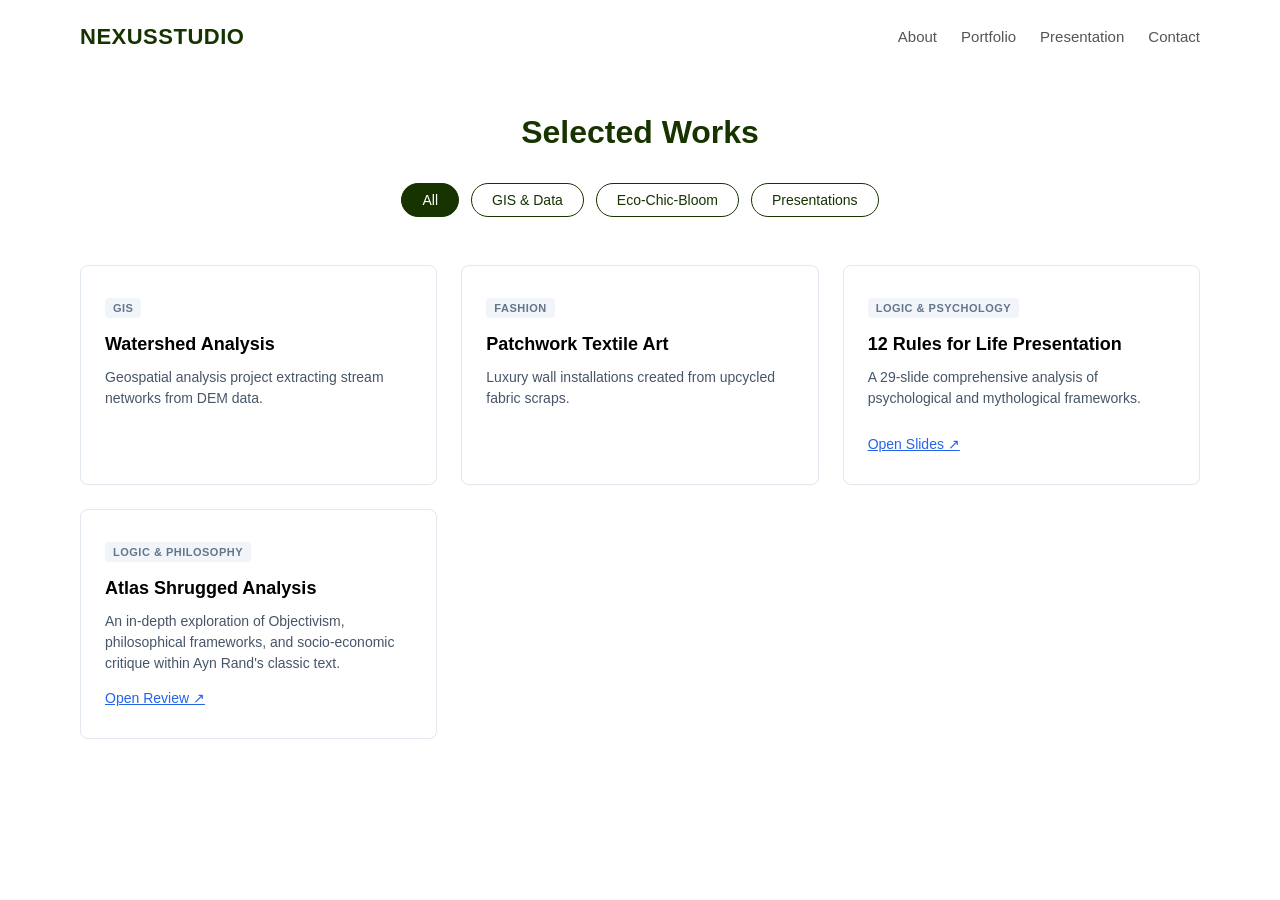
<file: index.html>
<!DOCTYPE html>
<html lang="en">
<head>
    <meta charset="UTF-8">
    <meta name="viewport" content="width=device-width, initial-scale=1.0">
    <title>NEXUSSTUDIO</title>
    <style>
        /* Base Reset */
        * {
            margin: 0;
            padding: 0;
            box-sizing: border-box;
            font-family: -apple-system, BlinkMacSystemFont, "Segoe UI", Roboto, Helvetica, Arial, sans-serif;
        }

        body {
            background-color: #ffffff;
            color: #000000;
            padding: 0;
        }

        /* Top Navigation Bar */
        header {
            background-color: #ffffff;
            position: sticky;
            top: 0;
            z-index: 1000;
        }

        .nav-container {
            max-width: 1200px;
            margin: 0 auto;
            display: flex;
            justify-content: space-between;
            align-items: center;
            padding: 24px 40px;
        }

        .logo {
            font-size: 22px;
            font-weight: 700;
            color: #163300; /* Dark green brand accent */
            letter-spacing: 0.5px;
        }

        nav ul {
            display: flex;
            list-style: none;
            gap: 24px;
        }

        nav ul li a {
            text-decoration: none;
            color: #555555;
            font-weight: 500;
            font-size: 15px;
            transition: color 0.2s ease;
        }

        nav ul li a:hover {
            color: #000000;
        }

        /* Portfolio Section Header */
        .portfolio-section {
            max-width: 1200px;
            margin: 40px auto 80px auto;
            padding: 0 40px;
            text-align: center;
        }

        .section-title {
            font-size: 32px;
            color: #163300;
            margin-bottom: 32px;
            font-weight: 600;
        }

        /* Rounded Filter Pills */
        .filter-container {
            display: flex;
            justify-content: center;
            gap: 12px;
            margin-bottom: 48px;
            flex-wrap: wrap;
        }

        .filter-btn {
            background-color: #ffffff;
            border: 1.5px solid #163300;
            color: #163300;
            padding: 8px 20px;
            border-radius: 20px;
            cursor: pointer;
            font-weight: 500;
            font-size: 14px;
            transition: all 0.2s ease;
        }

        /* Dark solid pill for active item */
        .filter-btn.active {
            background-color: #163300;
            color: #ffffff;
        }

        /* Minimal Grid Layout */
        .project-grid {
            display: grid;
            grid-template-columns: repeat(auto-fit, minmax(300px, 1fr));
            gap: 24px;
        }

        /* Exact card styling from site layout */
        .project-card {
            background: #ffffff;
            border-radius: 8px;
            border: 1px solid #e2e8f0;
            padding: 32px 24px;
            text-align: left;
            display: flex;
            flex-direction: column;
            justify-content: space-between;
            min-height: 220px;
            box-shadow: 0 1px 3px rgba(0,0,0,0.02);
        }

        /* Tiny Grey Pill Tags */
        .project-tag {
            display: inline-block;
            background-color: #f1f5f9;
            color: #64748b;
            font-size: 11px;
            font-weight: 600;
            text-transform: uppercase;
            padding: 4px 8px;
            border-radius: 4px;
            letter-spacing: 0.5px;
            margin-bottom: 16px;
        }

        .project-name {
            font-size: 18px;
            color: #000000;
            margin-bottom: 12px;
            font-weight: 600;
        }

        .project-desc {
            color: #475569;
            font-size: 14px;
            line-height: 1.5;
            margin-bottom: 16px;
            flex-grow: 1;
        }

        /* Simple Blue Link Interface */
        .project-link {
            display: inline-flex;
            align-items: center;
            color: #2563eb;
            text-decoration: underline;
            font-weight: 500;
            font-size: 14px;
            width: fit-content;
        }

        .project-link:hover {
            color: #1d4ed8;
        }

        /* Mobile Adjustments */
        @media (max-width: 768px) {
            .nav-container {
                flex-direction: column;
                gap: 16px;
                padding: 16px;
            }
            .portfolio-section {
                padding: 0 16px;
                margin-top: 24px;
            }
        }
    </style>
</head>
<body>

    <header>
        <div class="nav-container">
            <div class="logo">NEXUSSTUDIO</div>
            <nav>
                <ul>
                    <li><a href="#about">About</a></li>
                    <li><a href="#portfolio">Portfolio</a></li>
                    <li><a href="#presentation">Presentation</a></li>
                    <li><a href="#contact">Contact</a></li>
                </ul>
            </nav>
        </div>
    </header>

    <main class="portfolio-section" id="portfolio">
        <h2 class="section-title">Selected Works</h2>

        <div class="filter-container">
            <button class="filter-btn active" onclick="filterSelection('all')">All</button>
            <button class="filter-btn" onclick="filterSelection('gis')">GIS & Data</button>
            <button class="filter-btn" onclick="filterSelection('fashion')">Eco-Chic-Bloom</button>
            <button class="filter-btn" onclick="filterSelection('logic')">Presentations</button>
        </div>

        <div class="project-grid">

            <div class="project-card gis">
                <div>
                    <div class="project-tag">GIS</div>
                    <h3 class="project-name">Watershed Analysis</h3>
                    <p class="project-desc">Geospatial analysis project extracting stream networks from DEM data.</p>
                </div>
            </div>

            <div class="project-card fashion">
                <div>
                    <div class="project-tag">Fashion</div>
                    <h3 class="project-name">Patchwork Textile Art</h3>
                    <p class="project-desc">Luxury wall installations created from upcycled fabric scraps.</p>
                </div>
            </div>

            <div class="project-card logic">
                <div>
                    <div class="project-tag">Logic & Psychology</div>
                    <h3 class="project-name">12 Rules for Life Presentation</h3>
                    <p class="project-desc">A 29-slide comprehensive analysis of psychological and mythological frameworks.</p>
                </div>
                <a href="#" class="project-link">Open Slides ↗</a>
            </div>

            <div class="project-card logic">
                <div>
                    <div class="project-tag">Logic & Philosophy</div>
                    <h3 class="project-name">Atlas Shrugged Analysis</h3>
                    <p class="project-desc">An in-depth exploration of Objectivism, philosophical frameworks, and socio-economic critique within Ayn Rand's classic text.</p>
                </div>
                <a href="Ayn Rand - Atlas Shrugged.pdf" class="project-link" target="_blank">Open Review ↗</a>
            </div>

        </div>
    </main>

    <script>
        function filterSelection(category) {
            const cards = document.getElementsByClassName("project-card");
            const buttons = document.getElementsByClassName("filter-btn");
            
            // Sync filter element highlights based on category definitions
            for (let btn of buttons) {
                let targetText = btn.textContent.toLowerCase();
                if (
                    (category === 'all' && targetText === 'all') ||
                    (category === 'gis' && targetText.includes('gis')) ||
                    (category === 'fashion' && targetText.includes('eco-chic')) ||
                    (category === 'logic' && targetText.includes('presentation'))
                ) {
                    btn.classList.add("active");
                } else {
                    btn.classList.remove("active");
                }
            }

            // Clean responsive dynamic layout component visibility updates
            for (let card of cards) {
                if (category === "all" || card.classList.contains(category)) {
                    card.style.display = "flex";
                } else {
                    card.style.display = "none";
                }
            }
        }
    </script>

</body>
</html>
</file>
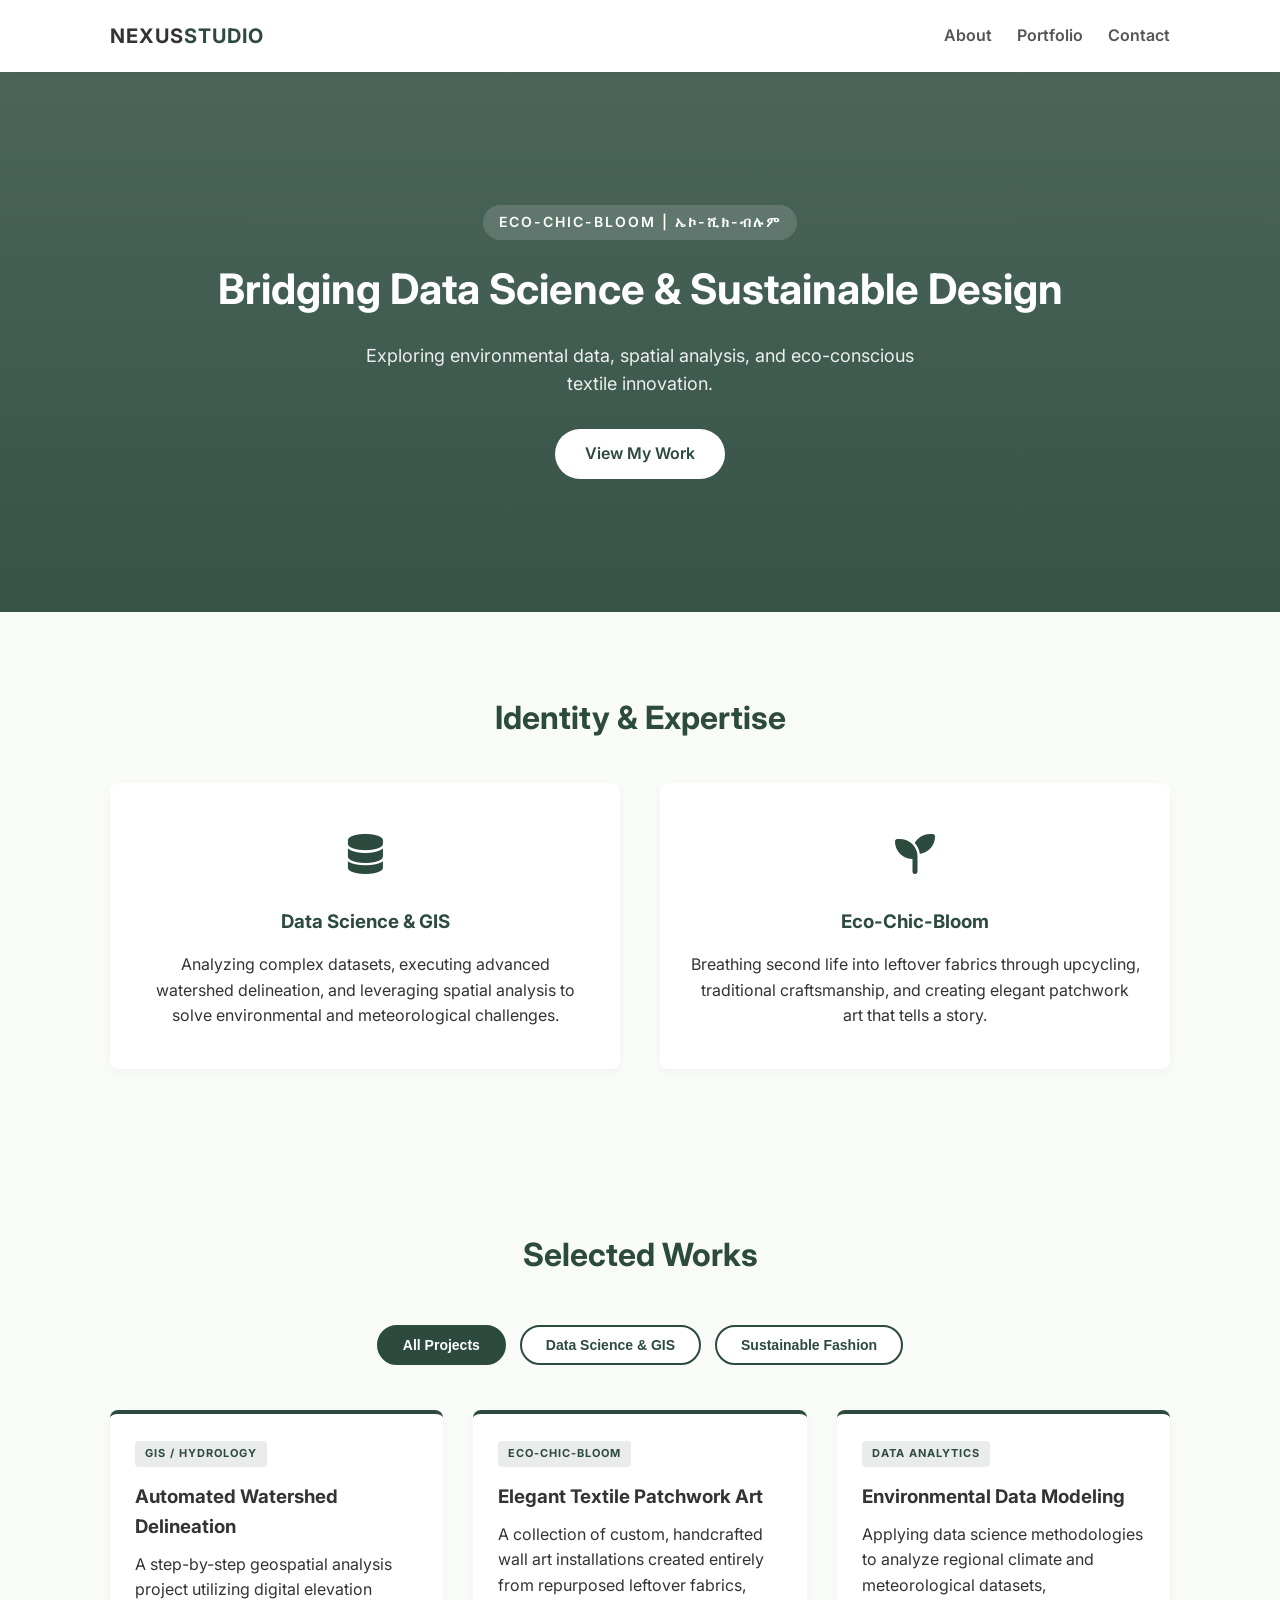
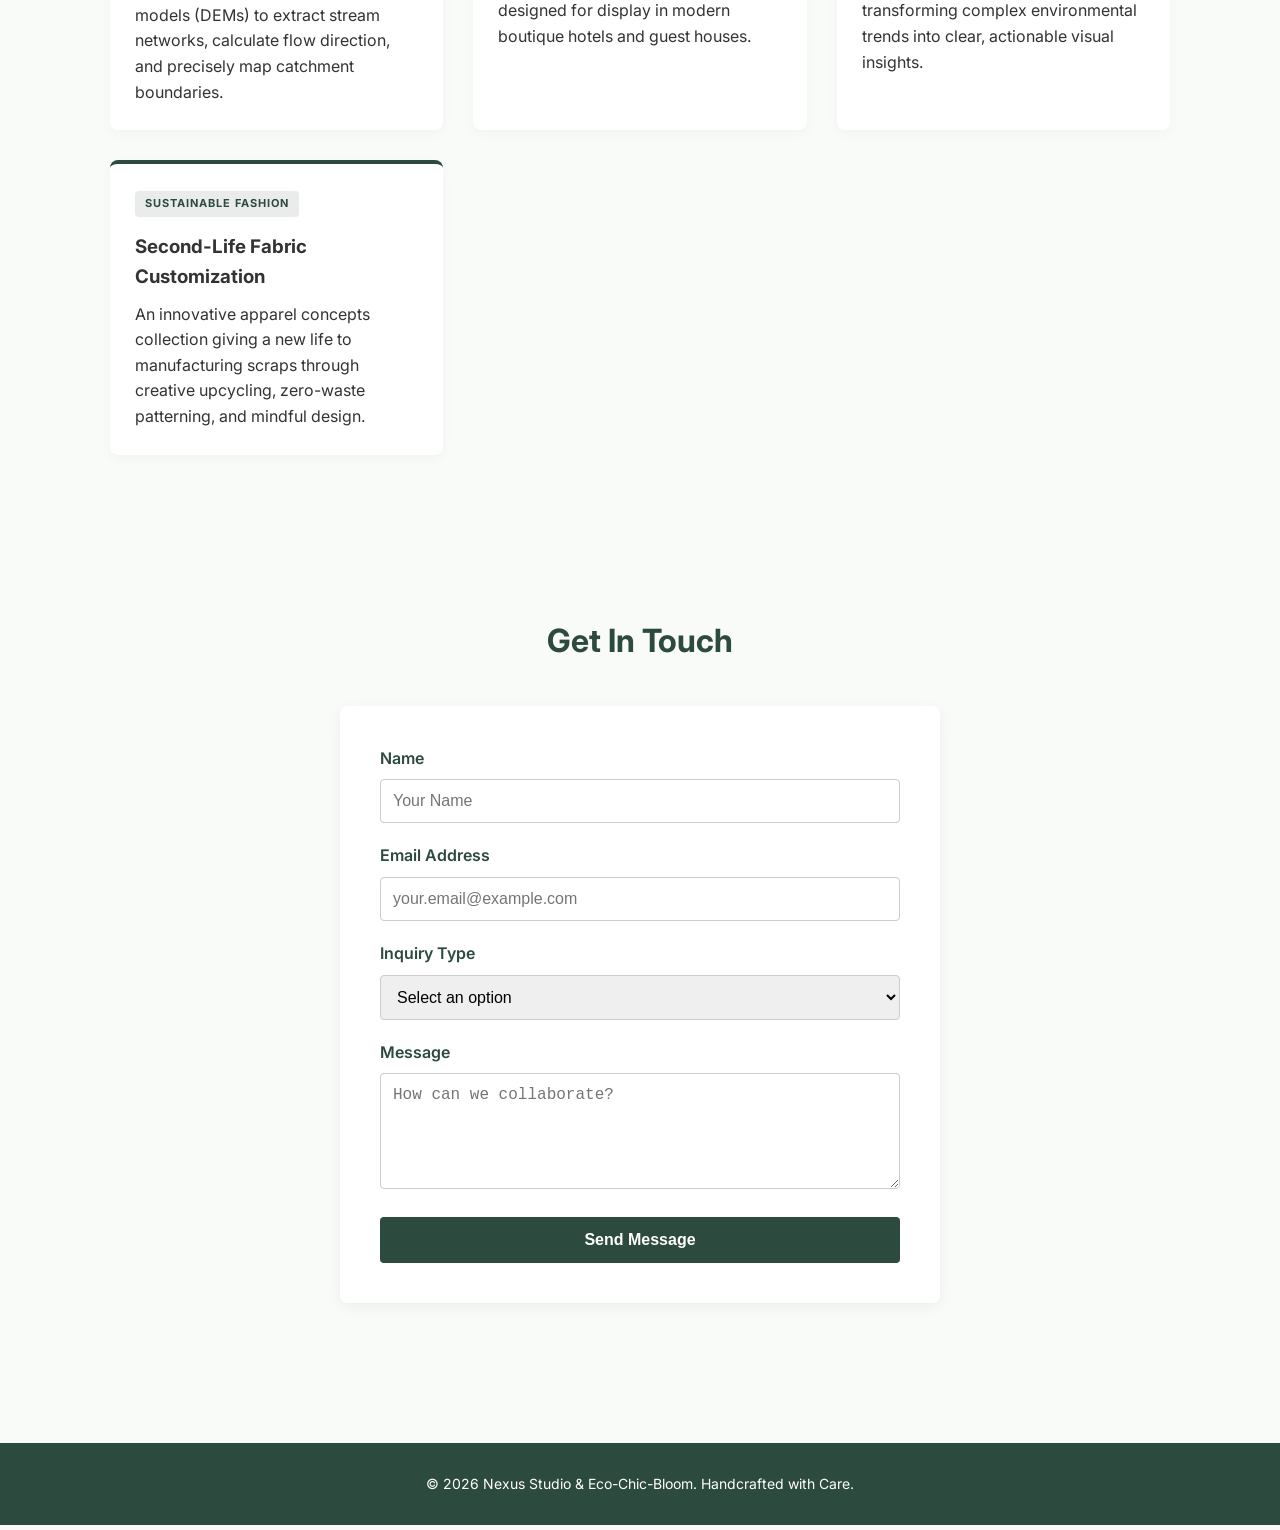
<file: Eco-Chic/index.html>
<!DOCTYPE html>
<html lang="en">
<head>
    <meta charset="UTF-8">
    <meta name="viewport" content="width=device-width, initial-scale=1.0">
    <title>Nexus Studio | Portfolio</title>
    <link href="https://fonts.googleapis.com/css2?family=Inter:wght@300;400;600;700&display=swap" rel="stylesheet">
    <link rel="stylesheet" href="https://cdnjs.cloudflare.com/ajax/libs/font-awesome/6.4.0/css/all.min.css">
    <link rel="stylesheet" href="style.css">
</head>
<body>

    <nav class="navbar">
        <div class="nav-container">
            <a href="#" class="logo">NEXUS<span>STUDIO</span></a>
            <ul class="nav-links">
                <li><a href="#about">About</a></li>
                <li><a href="#portfolio">Portfolio</a></li>
                <li><a href="#contact">Contact</a></li>
            </ul>
        </div>
    </nav>

    <header class="hero">
        <div class="hero-content">
            <span class="brand-subtitle">Eco-Chic-Bloom | ኤኮ-ሺክ-ብሉም</span>
            <h1>Bridging Data Science & Sustainable Design</h1>
            <p>Exploring environmental data, spatial analysis, and eco-conscious textile innovation.</p>
            <a href="#portfolio" class="cta-btn">View My Work</a>
        </div>
    </header>

    <section id="about" class="section-padding">
        <div class="container">
            <h2 class="section-title">Identity & Expertise</h2>
            <div class="about-container">
                <div class="about-card">
                    <div class="icon-large"><i class="fas fa-database"></i></div>
                    <h3>Data Science & GIS</h3>
                    <p>Analyzing complex datasets, executing advanced watershed delineation, and leveraging spatial analysis to solve environmental and meteorological challenges.</p>
                </div>
                <div class="about-card">
                    <div class="icon-large"><i class="fas fa-seedling"></i></div>
                    <h3>Eco-Chic-Bloom</h3>
                    <p>Breathing second life into leftover fabrics through upcycling, traditional craftsmanship, and creating elegant patchwork art that tells a story.</p>
                </div>
            </div>
        </div>
    </section>

    <section id="portfolio" class="section-padding">
        <div class="container">
            <h2 class="section-title">Selected Works</h2>
            
            <div class="filter-buttons">
                <button class="filter-btn active" data-filter="all">All Projects</button>
                <button class="filter-btn" data-filter="data">Data Science & GIS</button>
                <button class="filter-btn" data-filter="fashion">Sustainable Fashion</button>
            </div>

            <div class="portfolio-grid">
                <div class="portfolio-item filter-item data">
                    <div class="portfolio-content">
                        <span class="category-tag">GIS / Hydrology</span>
                        <h3>Automated Watershed Delineation</h3>
                        <p>A step-by-step geospatial analysis project utilizing digital elevation models (DEMs) to extract stream networks, calculate flow direction, and precisely map catchment boundaries.</p>
                    </div>
                </div>

                <div class="portfolio-item filter-item fashion">
                    <div class="portfolio-content">
                        <span class="category-tag">Eco-Chic-Bloom</span>
                        <h3>Elegant Textile Patchwork Art</h3>
                        <p>A collection of custom, handcrafted wall art installations created entirely from repurposed leftover fabrics, designed for display in modern boutique hotels and guest houses.</p>
                    </div>
                </div>

                <div class="portfolio-item filter-item data">
                    <div class="portfolio-content">
                        <span class="category-tag">Data Analytics</span>
                        <h3>Environmental Data Modeling</h3>
                        <p>Applying data science methodologies to analyze regional climate and meteorological datasets, transforming complex environmental trends into clear, actionable visual insights.</p>
                    </div>
                </div>

                <div class="portfolio-item filter-item fashion">
                    <div class="portfolio-content">
                        <span class="category-tag">Sustainable Fashion</span>
                        <h3>Second-Life Fabric Customization</h3>
                        <p>An innovative apparel concepts collection giving a new life to manufacturing scraps through creative upcycling, zero-waste patterning, and mindful design.</p>
                    </div>
                </div>
            </div>
        </div>
    </section>

    <section id="contact" class="section-padding">
        <div class="container">
            <h2 class="section-title">Get In Touch</h2>
            <div class="contact-container">
                <form id="contactForm" action="#" method="POST">
                    <div class="form-group">
                        <label for="name">Name</label>
                        <input type="text" id="name" name="name" placeholder="Your Name" required>
                    </div>
                    <div class="form-group">
                        <label for="email">Email Address</label>
                        <input type="email" id="email" name="email" placeholder="your.email@example.com" required>
                    </div>
                    <div class="form-group">
                        <label for="subject">Inquiry Type</label>
                        <select id="subject" name="subject" required>
                            <option value="" disabled selected>Select an option</option>
                            <option value="data-gis">Data Science / GIS Collaboration</option>
                            <option value="fashion">Eco-Chic-Bloom Fashion & Art</option>
                            <option value="general">General Consultation</option>
                        </select>
                    </div>
                    <div class="form-group">
                        <label for="message">Message</label>
                        <textarea id="message" name="message" rows="5" placeholder="How can we collaborate?" required></textarea>
                    </div>
                    <button type="submit" class="submit-btn">Send Message</button>
                </form>
            </div>
        </div>
    </section>

    <footer class="footer">
        <p>&copy; 2026 Nexus Studio & Eco-Chic-Bloom. Handcrafted with Care.</p>
    </footer>

    <script src="script.js"></script>
</body>
</html>
</file>
<file: Eco-Chic/style.css>
/* --- Global Resets & Typography --- */
* {
    margin: 0;
    padding: 0;
    box-sizing: border-box;
}

body {
    font-family: 'Inter', sans-serif;
    background-color: #f9fbf9; /* Soft off-white with a hint of green */
    color: #333333;
    line-height: 1.6;
}

.container {
    max-width: 1100px;
    margin: 0 auto;
    padding: 0 20px;
}

.section-padding {
    padding: 80px 0;
}

.section-title {
    text-align: center;
    font-size: 32px;
    color: #2c4a3e; /* Primary Deep Green */
    margin-bottom: 40px;
    position: relative;
}

/* --- Navigation Bar --- */
.navbar {
    background-color: #ffffff;
    box-shadow: 0 2px 10px rgba(0,0,0,0.05);
    position: sticky;
    top: 0;
    z-index: 1000;
}

.nav-container {
    display: flex;
    justify-content: space-between;
    align-items: center;
    max-width: 1100px;
    margin: 0 auto;
    padding: 20px;
}

.logo {
    font-weight: 700;
    font-size: 20px;
    text-decoration: none;
    color: #333;
    letter-spacing: 1px;
}

.logo span {
    color: #2c4a3e;
}

.nav-links {
    display: flex;
    list-style: none;
}

.nav-links li {
    margin-left: 25px;
}

.nav-links a {
    text-decoration: none;
    color: #555555;
    font-weight: 600;
    transition: color 0.3s;
}

.nav-links a:hover {
    color: #2c4a3e;
}

/* --- Hero Section --- */
.hero {
    background: linear-gradient(rgba(44, 74, 62, 0.85), rgba(44, 74, 62, 0.95)), url('https://images.unsplash.com/photo-1508962914676-134849a727f0?q=80&w=1470') no-repeat center center/cover;
    height: 60vh;
    display: flex;
    align-items: center;
    justify-content: center;
    text-align: center;
    color: #ffffff;
    padding: 0 20px;
}

.brand-subtitle {
    display: inline-block;
    font-size: 14px;
    text-transform: uppercase;
    letter-spacing: 2px;
    background-color: rgba(255, 255, 255, 0.15);
    padding: 6px 16px;
    border-radius: 20px;
    margin-bottom: 15px;
    font-weight: 600;
    backdrop-filter: blur(5px); /* Modern frosted-glass effect */
}

.hero-content h1 {
    font-size: 42px;
    margin-bottom: 20px;
}

.hero-content p {
    font-size: 18px;
    margin-bottom: 30px;
    max-width: 600px;
    margin-left: auto;
    margin-right: auto;
    opacity: 0.9;
}

.cta-btn {
    display: inline-block;
    background-color: #ffffff;
    color: #2c4a3e;
    padding: 12px 30px;
    text-decoration: none;
    font-weight: 600;
    border-radius: 25px;
    transition: transform 0.3s, background-color 0.3s;
}

.cta-btn:hover {
    transform: translateY(-3px);
    background-color: #f0f0f0;
}

/* --- About Section Grid --- */
.about-container {
    display: grid;
    grid-template-columns: repeat(auto-fit, minmax(300px, 1fr));
    gap: 40px;
    margin-top: 20px;
}

.about-card {
    text-align: center;
    padding: 40px 30px;
    background: #ffffff;
    border-radius: 8px;
    box-shadow: 0 4px 12px rgba(0,0,0,0.03);
}

.icon-large {
    font-size: 40px;
    color: #2c4a3e;
    margin-bottom: 20px;
}

.about-card h3 {
    margin-bottom: 15px;
    color: #2c4a3e;
}

/* --- Portfolio Gallery Layout --- */
.portfolio-grid {
    display: grid;
    grid-template-columns: repeat(auto-fit, minmax(320px, 1fr));
    gap: 30px;
}

.portfolio-item {
    background: #ffffff;
    border-radius: 8px;
    overflow: hidden;
    box-shadow: 0 4px 12px rgba(0,0,0,0.03);
    border-top: 4px solid #2c4a3e;
    transition: transform 0.3s ease, box-shadow 0.3s ease;
}

.portfolio-item:hover {
    transform: translateY(-5px);
    box-shadow: 0 12px 20px rgba(44, 74, 62, 0.1);
}

.portfolio-content {
    padding: 25px;
}

.category-tag {
    display: inline-block;
    font-size: 11px;
    text-transform: uppercase;
    letter-spacing: 1px;
    color: #2c4a3e;
    font-weight: 700;
    background-color: rgba(44, 74, 62, 0.1);
    padding: 4px 10px;
    border-radius: 4px;
    margin-bottom: 15px;
}

.portfolio-content h3 {
    margin-bottom: 10px;
    color: #333;
}

/* --- Portfolio Filter Buttons --- */
.filter-buttons {
    text-align: center;
    margin-bottom: 40px;
}

.filter-btn {
    background-color: #ffffff;
    border: 2px solid #2c4a3e;
    color: #2c4a3e;
    padding: 10px 24px;
    font-size: 14px;
    font-weight: 600;
    margin: 5px;
    cursor: pointer;
    border-radius: 25px;
    transition: all 0.3s ease;
}

.filter-btn:hover, .filter-btn.active {
    background-color: #2c4a3e;
    color: #ffffff;
}

.filter-item {
    display: block;
    animation: fadeIn 0.5s ease;
}

@keyframes fadeIn {
    from { opacity: 0; transform: translateY(10px); }
    to { opacity: 1; transform: translateY(0); }
}

/* --- Contact Form Styling --- */
.contact-container {
    max-width: 600px;
    margin: 0 auto;
    background: #ffffff;
    padding: 40px;
    border-radius: 8px;
    box-shadow: 0 4px 15px rgba(0,0,0,0.05);
}

.form-group {
    margin-bottom: 20px;
    text-align: left;
}

.form-group label {
    display: block;
    font-weight: 600;
    margin-bottom: 8px;
    color: #2c4a3e;
}

.form-group input, .form-group select, .form-group textarea {
    width: 100%;
    padding: 12px;
    border: 1px solid #cccccc;
    border-radius: 4px;
    font-size: 16px;
}

.form-group input:focus, .form-group select:focus, .form-group textarea:focus {
    outline: none;
    border-color: #2c4a3e;
    box-shadow: 0 0 5px rgba(44, 74, 62, 0.2);
}

.submit-btn {
    width: 100%;
    background-color: #2c4a3e;
    color: #ffffff;
    border: none;
    padding: 14px;
    font-size: 16px;
    font-weight: 600;
    border-radius: 4px;
    cursor: pointer;
    transition: background 0.3s;
}

.submit-btn:hover {
    background-color: #1e332a;
}

/* --- Footer --- */
.footer {
    text-align: center;
    padding: 30px;
    background-color: #2c4a3e;
    color: #ffffff;
    font-size: 14px;
    margin-top: 60px;
}

/* --- Mobile Responsive Styles --- */
@media (max-width: 768px) {
    .nav-container {
        flex-direction: column;
        gap: 15px;
        text-align: center;
    }

    .nav-links {
        padding: 0;
    }

    .nav-links li {
        margin: 0 10px;
    }

    .hero-content h1 {
        font-size: 32px;
    }

    .hero-content p {
        font-size: 16px;
    }

    .section-padding {
        padding: 50px 0;
    }

    .contact-container {
        padding: 20px;
    }
}
</file>
